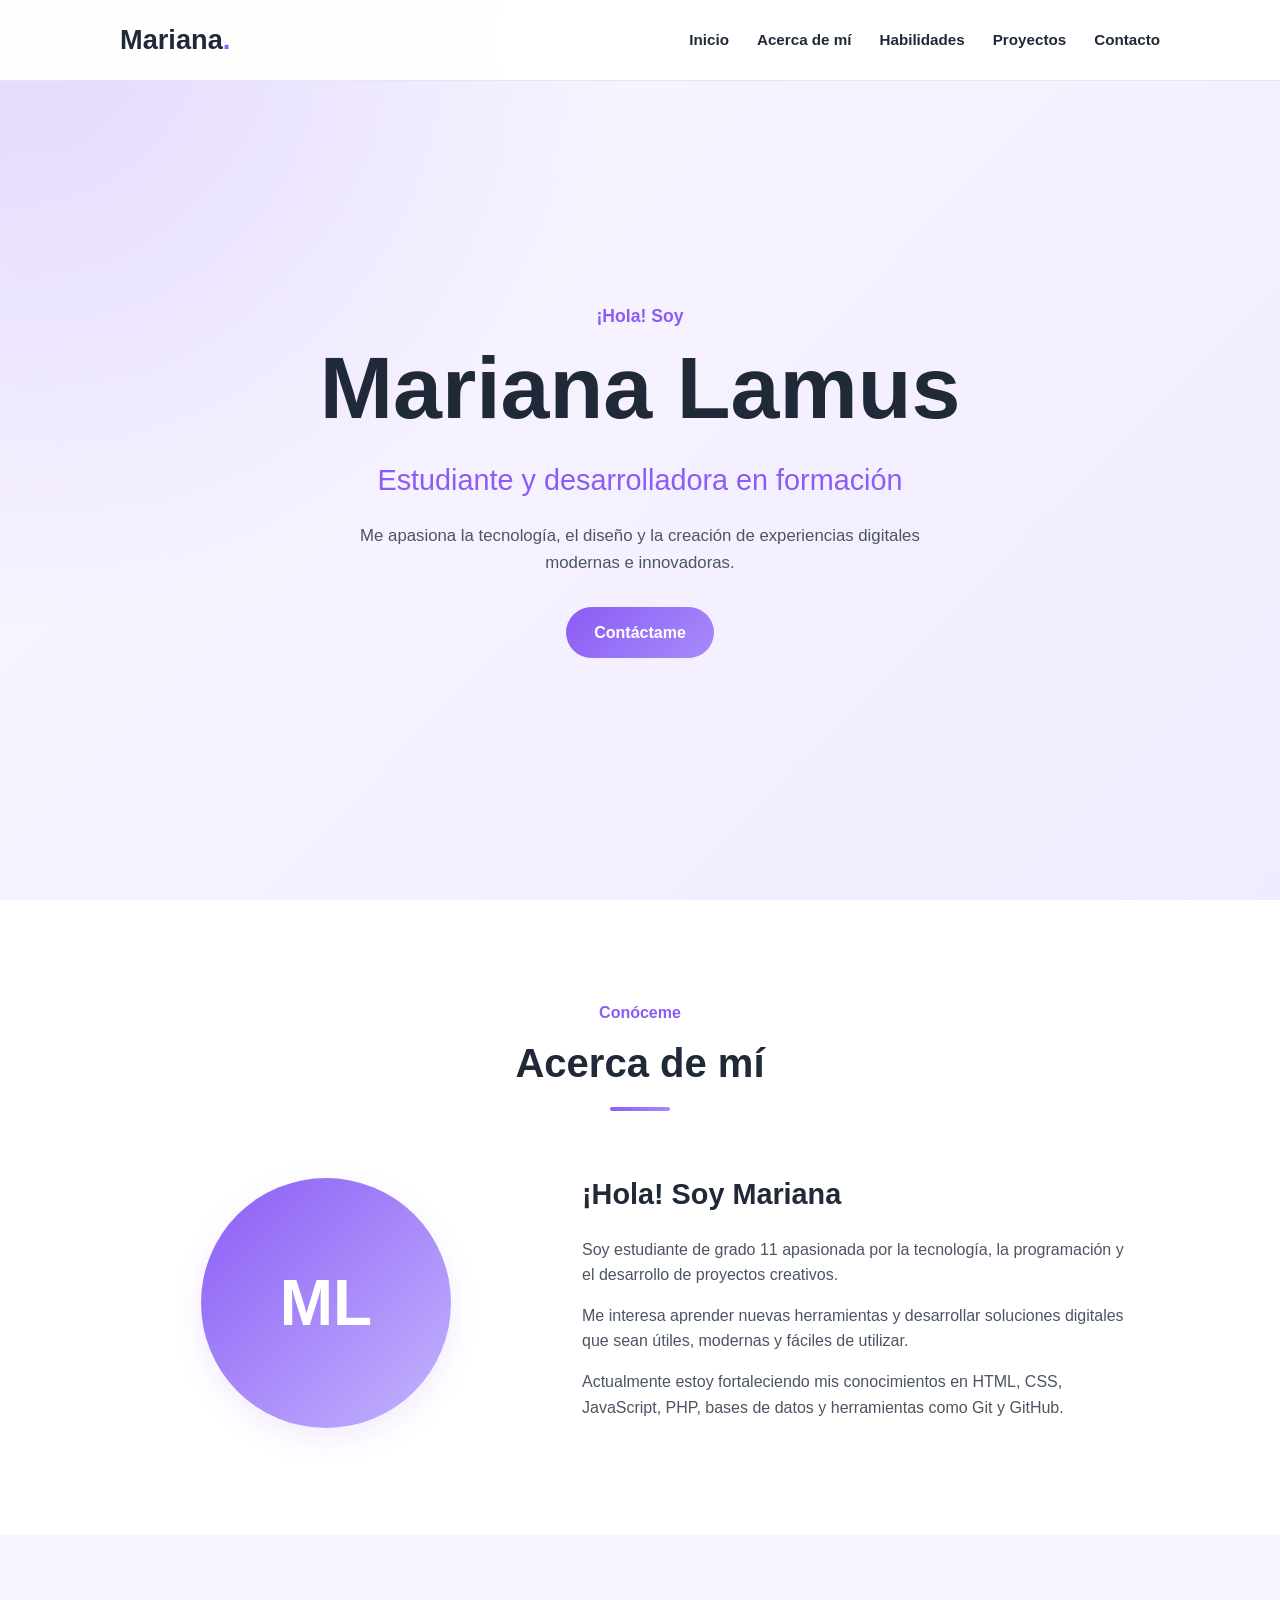
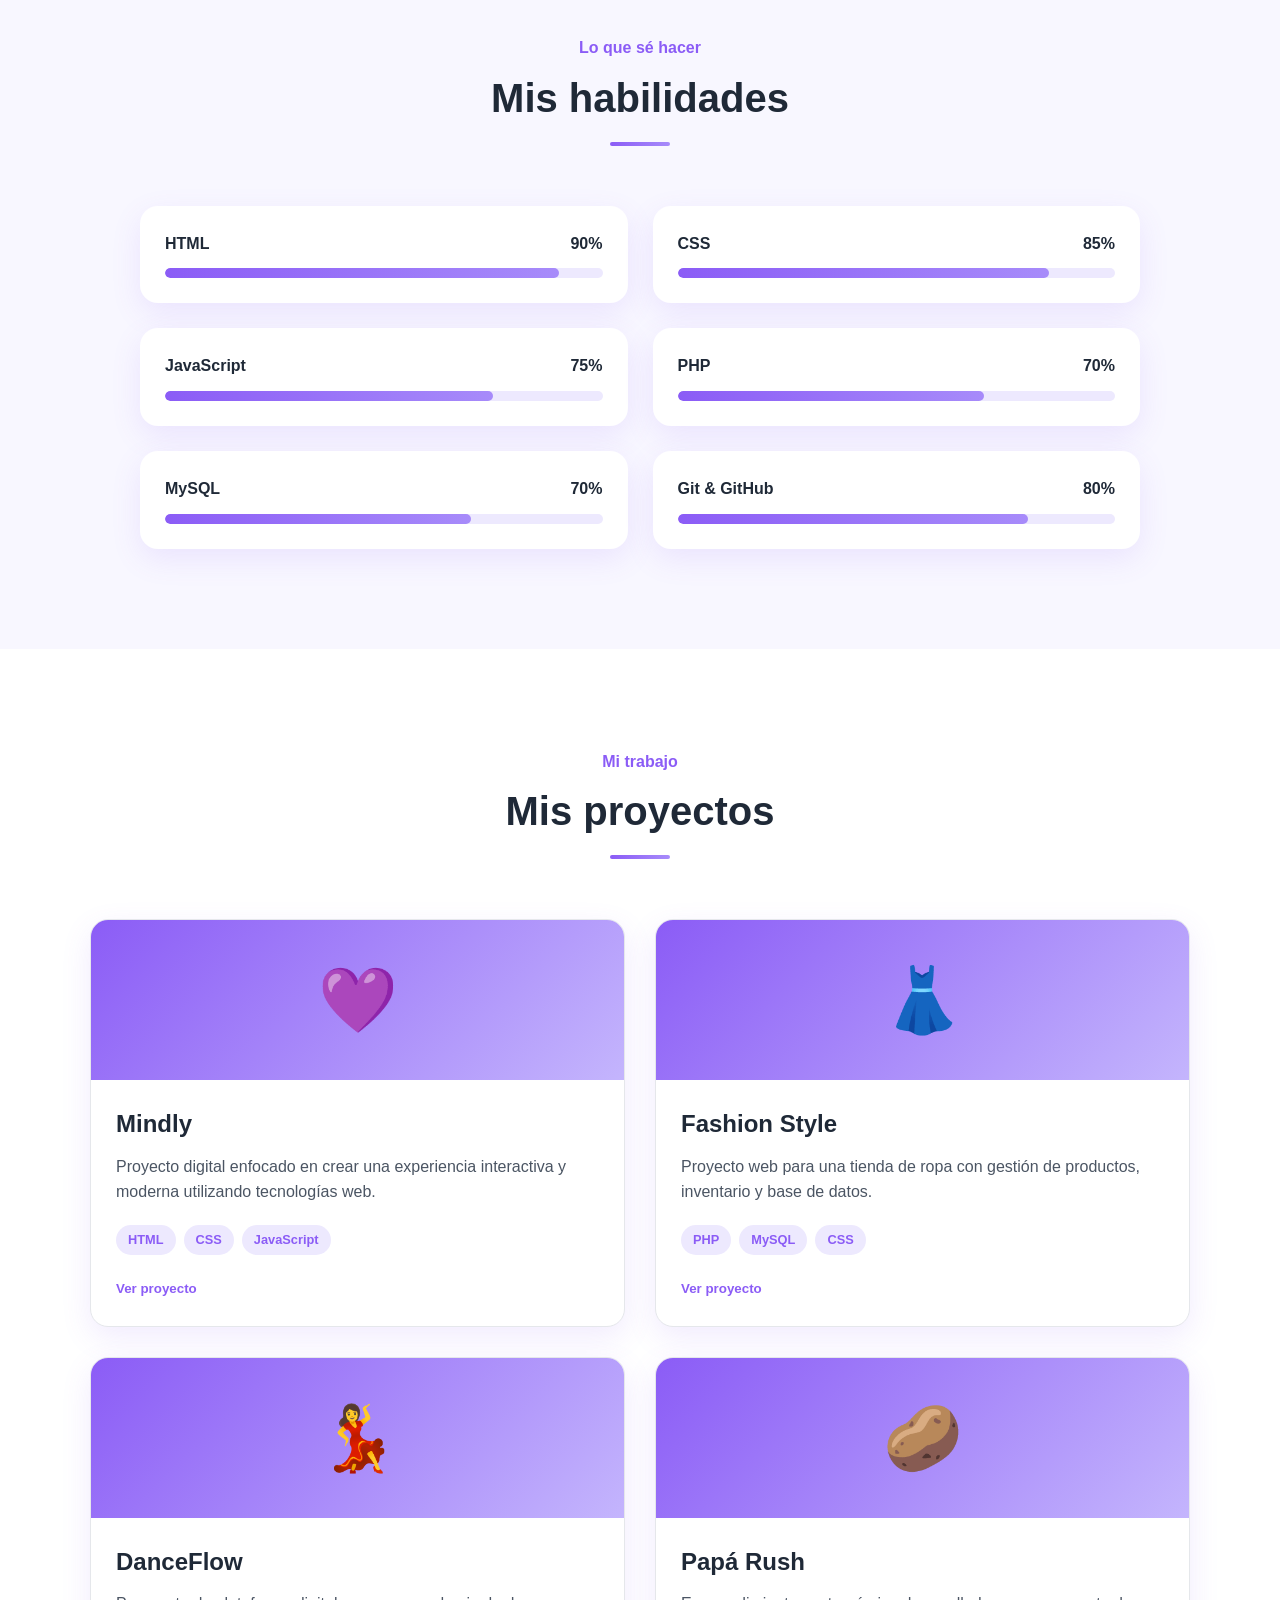
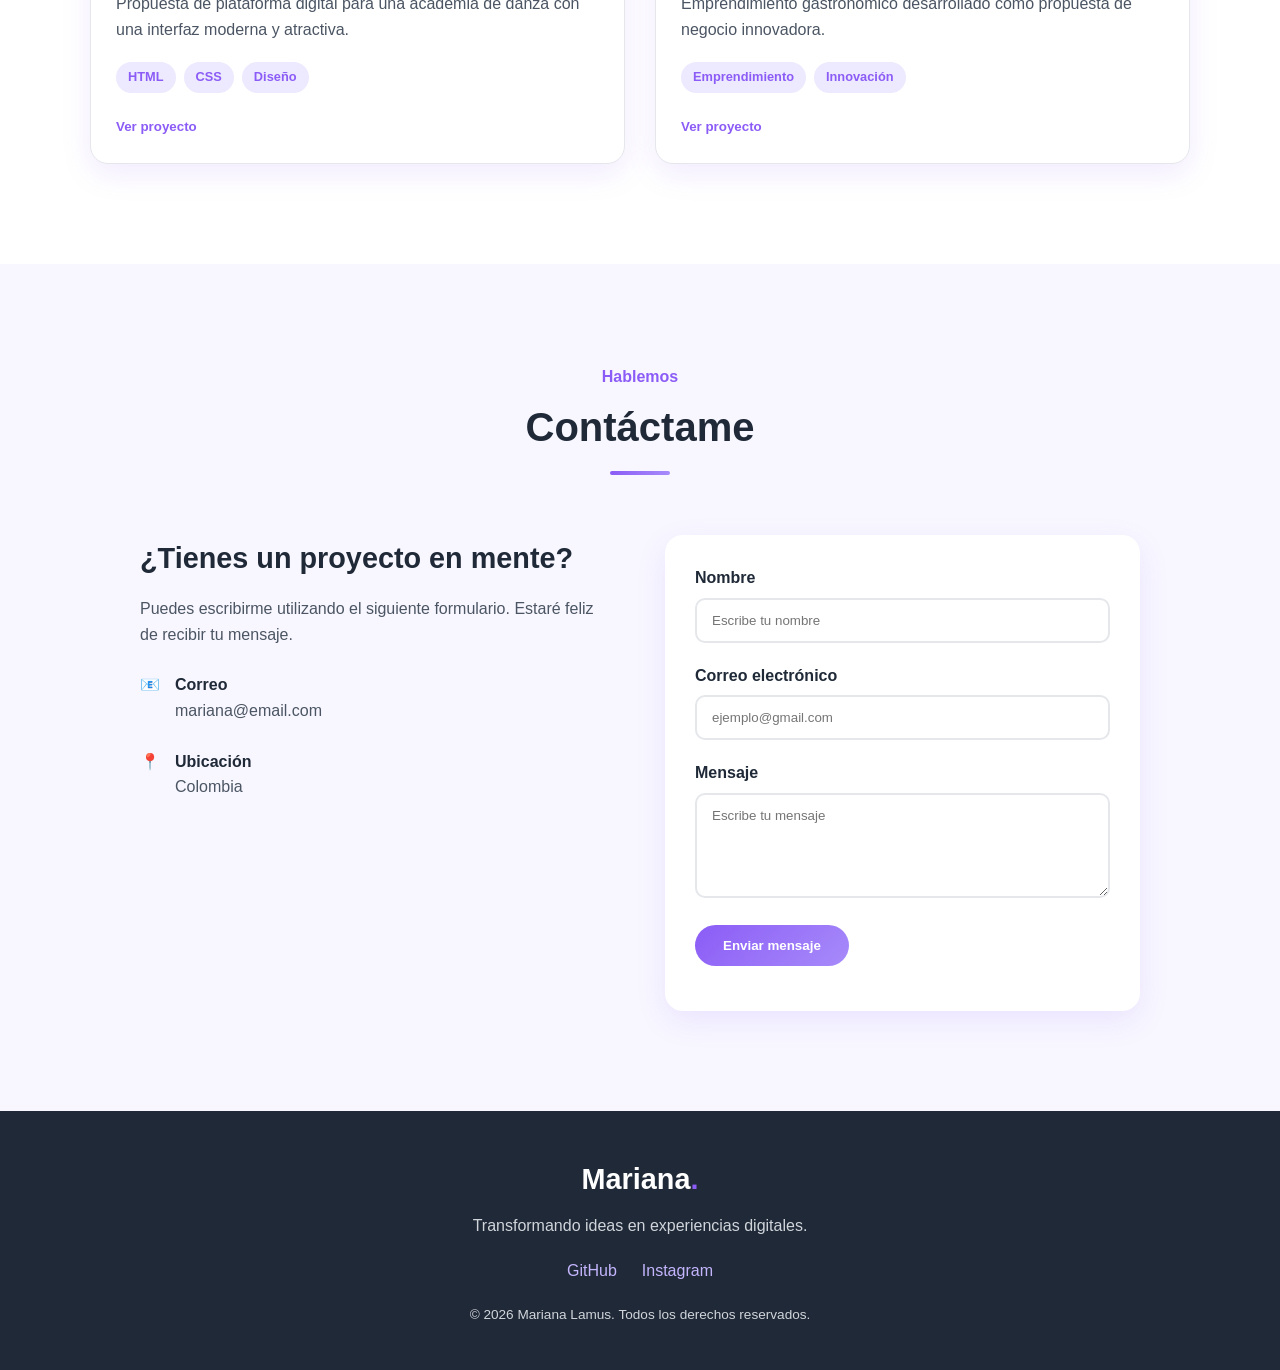
<file: index.html>
<!DOCTYPE html>
<html lang="es">
<head>
    <meta charset="UTF-8">
    <meta name="viewport" content="width=device-width, initial-scale=1.0">

    <title>Mariana Lamus | Portafolio</title>

    <link rel="stylesheet" href="style.css">
</head>

<body>

    <!-- HEADER -->
    <header class="header">
        <nav class="navbar">

            <a href="#inicio" class="logo">
                Mariana<span>.</span>
            </a>

            <button class="menu-toggle" id="menu-toggle" aria-label="Abrir menú">
                ☰
            </button>

            <ul class="nav-menu" id="nav-menu">
                <li><a href="#inicio">Inicio</a></li>
                <li><a href="#sobre-mi">Acerca de mí</a></li>
                <li><a href="#habilidades">Habilidades</a></li>
                <li><a href="#proyectos">Proyectos</a></li>
                <li><a href="#contacto">Contacto</a></li>
            </ul>

        </nav>
    </header>


    <!-- CONTENIDO PRINCIPAL -->
    <main>

        <!-- INICIO -->
        <section id="inicio" class="hero">

            <div class="hero-content">

                <p class="hero-subtitle">¡Hola! Soy</p>

                <h1>Mariana Lamus</h1>

                <h2>Estudiante y desarrolladora en formación</h2>

                <p>
                    Me apasiona la tecnología, el diseño y la creación
                    de experiencias digitales modernas e innovadoras.
                </p>

                <a href="#contacto" class="btn">
                    Contáctame
                </a>

            </div>

        </section>


        <!-- ACERCA DE MÍ -->
        <section id="sobre-mi" class="section about">

            <div class="section-title">
                <p>Conóceme</p>
                <h2>Acerca de mí</h2>
            </div>

            <div class="about-content">

                <div class="about-image">
                    <div class="profile-placeholder">
                        ML
                    </div>
                </div>

                <div class="about-text">

                    <h3>¡Hola! Soy Mariana</h3>

                    <p>
                        Soy estudiante de grado 11 apasionada por la tecnología,
                        la programación y el desarrollo de proyectos creativos.
                    </p>

                    <p>
                        Me interesa aprender nuevas herramientas y desarrollar
                        soluciones digitales que sean útiles, modernas y fáciles
                        de utilizar.
                    </p>

                    <p>
                        Actualmente estoy fortaleciendo mis conocimientos en
                        HTML, CSS, JavaScript, PHP, bases de datos y herramientas
                        como Git y GitHub.
                    </p>

                </div>

            </div>

        </section>


        <!-- HABILIDADES -->
        <section id="habilidades" class="section skills">

            <div class="section-title">
                <p>Lo que sé hacer</p>
                <h2>Mis habilidades</h2>
            </div>

            <div class="skills-container">

                <div class="skill-card">

                    <div class="skill-info">
                        <span>HTML</span>
                        <span>90%</span>
                    </div>

                    <div class="progress-bar">
                        <div class="progress html"></div>
                    </div>

                </div>


                <div class="skill-card">

                    <div class="skill-info">
                        <span>CSS</span>
                        <span>85%</span>
                    </div>

                    <div class="progress-bar">
                        <div class="progress css"></div>
                    </div>

                </div>


                <div class="skill-card">

                    <div class="skill-info">
                        <span>JavaScript</span>
                        <span>75%</span>
                    </div>

                    <div class="progress-bar">
                        <div class="progress javascript"></div>
                    </div>

                </div>


                <div class="skill-card">

                    <div class="skill-info">
                        <span>PHP</span>
                        <span>70%</span>
                    </div>

                    <div class="progress-bar">
                        <div class="progress php"></div>
                    </div>

                </div>


                <div class="skill-card">

                    <div class="skill-info">
                        <span>MySQL</span>
                        <span>70%</span>
                    </div>

                    <div class="progress-bar">
                        <div class="progress mysql"></div>
                    </div>

                </div>


                <div class="skill-card">

                    <div class="skill-info">
                        <span>Git & GitHub</span>
                        <span>80%</span>
                    </div>

                    <div class="progress-bar">
                        <div class="progress git"></div>
                    </div>

                </div>

            </div>

        </section>


        <!-- PROYECTOS -->
        <section id="proyectos" class="section projects">

            <div class="section-title">
                <p>Mi trabajo</p>
                <h2>Mis proyectos</h2>
            </div>

            <div class="projects-container">


                <!-- PROYECTO 1 -->
                <article class="project-card">

                    <div class="project-icon">
                        💜
                    </div>

                    <div class="project-content">

                        <h3>Mindly</h3>

                        <p>
                            Proyecto digital enfocado en crear una experiencia
                            interactiva y moderna utilizando tecnologías web.
                        </p>

                        <div class="project-tags">
                            <span>HTML</span>
                            <span>CSS</span>
                            <span>JavaScript</span>
                        </div>

                        <button class="project-btn">
                            Ver proyecto
                        </button>

                    </div>

                </article>


                <!-- PROYECTO 2 -->
                <article class="project-card">

                    <div class="project-icon">
                        👗
                    </div>

                    <div class="project-content">

                        <h3>Fashion Style</h3>

                        <p>
                            Proyecto web para una tienda de ropa con gestión
                            de productos, inventario y base de datos.
                        </p>

                        <div class="project-tags">
                            <span>PHP</span>
                            <span>MySQL</span>
                            <span>CSS</span>
                        </div>

                        <button class="project-btn">
                            Ver proyecto
                        </button>

                    </div>

                </article>


                <!-- PROYECTO 3 -->
                <article class="project-card">

                    <div class="project-icon">
                        💃
                    </div>

                    <div class="project-content">

                        <h3>DanceFlow</h3>

                        <p>
                            Propuesta de plataforma digital para una academia
                            de danza con una interfaz moderna y atractiva.
                        </p>

                        <div class="project-tags">
                            <span>HTML</span>
                            <span>CSS</span>
                            <span>Diseño</span>
                        </div>

                        <button class="project-btn">
                            Ver proyecto
                        </button>

                    </div>

                </article>


                <!-- PROYECTO 4 -->
                <article class="project-card">

                    <div class="project-icon">
                        🥔
                    </div>

                    <div class="project-content">

                        <h3>Papá Rush</h3>

                        <p>
                            Emprendimiento gastronómico desarrollado como
                            propuesta de negocio innovadora.
                        </p>

                        <div class="project-tags">
                            <span>Emprendimiento</span>
                            <span>Innovación</span>
                        </div>

                        <button class="project-btn">
                            Ver proyecto
                        </button>

                    </div>

                </article>

            </div>

        </section>


        <!-- CONTACTO -->
        <section id="contacto" class="section contact">

            <div class="section-title">
                <p>Hablemos</p>
                <h2>Contáctame</h2>
            </div>


            <div class="contact-container">

                <div class="contact-info">

                    <h3>¿Tienes un proyecto en mente?</h3>

                    <p>
                        Puedes escribirme utilizando el siguiente formulario.
                        Estaré feliz de recibir tu mensaje.
                    </p>

                    <div class="contact-item">
                        📧
                        <div>
                            <strong>Correo</strong>
                            <p>mariana@email.com</p>
                        </div>
                    </div>


                    <div class="contact-item">
                        📍
                        <div>
                            <strong>Ubicación</strong>
                            <p>Colombia</p>
                        </div>
                    </div>

                </div>


                <!-- FORMULARIO -->
                <form id="contact-form" class="contact-form">

                    <div class="form-group">

                        <label for="nombre">
                            Nombre
                        </label>

                        <input
                            type="text"
                            id="nombre"
                            name="nombre"
                            placeholder="Escribe tu nombre"
                        >

                        <small class="error-message" id="nombre-error"></small>

                    </div>


                    <div class="form-group">

                        <label for="email">
                            Correo electrónico
                        </label>

                        <input
                            type="email"
                            id="email"
                            name="email"
                            placeholder="ejemplo@gmail.com"
                        >

                        <small class="error-message" id="email-error"></small>

                    </div>


                    <div class="form-group">

                        <label for="mensaje">
                            Mensaje
                        </label>

                        <textarea
                            id="mensaje"
                            name="mensaje"
                            rows="5"
                            placeholder="Escribe tu mensaje"
                        ></textarea>

                        <small class="error-message" id="mensaje-error"></small>

                    </div>


                    <button type="submit" class="btn">
                        Enviar mensaje
                    </button>

                    <p id="form-success" class="success-message"></p>

                </form>

            </div>

        </section>

    </main>


    <!-- FOOTER -->
    <footer class="footer">

        <div class="footer-content">

            <h3>Mariana<span>.</span></h3>

            <p>
                Transformando ideas en experiencias digitales.
            </p>

            <div class="social-links">

                <a href="#" aria-label="GitHub">
                    GitHub
                </a>

                <a href="#" aria-label="Instagram">
                    Instagram
                </a>

            </div>

            <p class="copyright">
                © 2026 Mariana Lamus. Todos los derechos reservados.
            </p>

        </div>

    </footer>


    <!-- JAVASCRIPT -->
    <script src="script.js"></script>

</body>
</html>
</file>
<file: style.css>
/* =========================================
   VARIABLES DE DISEÑO
========================================= */

:root {
    --primary-color: #8b5cf6;
    --secondary-color: #a78bfa;
    --dark-color: #1f2937;
    --text-color: #4b5563;
    --light-color: #f8f7ff;
    --white-color: #ffffff;
    --border-color: #e5e7eb;
    --success-color: #22c55e;

    --shadow: 0 10px 30px rgba(139, 92, 246, 0.12);
    --radius: 18px;
    --transition: all 0.3s ease;
}


/* =========================================
   RESET GENERAL
========================================= */

* {
    margin: 0;
    padding: 0;
    box-sizing: border-box;
}

html {
    scroll-behavior: smooth;
}

body {
    font-family: Arial, Helvetica, sans-serif;
    color: var(--text-color);
    background-color: var(--white-color);
    line-height: 1.6;
}

a {
    text-decoration: none;
    color: inherit;
}

button,
input,
textarea {
    font-family: inherit;
}

ul {
    list-style: none;
}


/* =========================================
   HEADER Y NAVEGACIÓN
========================================= */

.header {
    position: fixed;
    top: 0;
    left: 0;
    width: 100%;
    z-index: 1000;
    background-color: rgba(255, 255, 255, 0.95);
    backdrop-filter: blur(10px);
    border-bottom: 1px solid var(--border-color);
}

.navbar {
    max-width: 1100px;
    margin: auto;
    padding: 18px 30px;

    display: flex;
    align-items: center;
    justify-content: space-between;
}

.logo {
    font-size: 1.7rem;
    font-weight: bold;
    color: var(--dark-color);
}

.logo span,
.footer h3 span {
    color: var(--primary-color);
}

.nav-menu {
    display: flex;
    gap: 28px;
    align-items: center;
}

.nav-menu a {
    font-size: 0.95rem;
    font-weight: 600;
    color: var(--dark-color);
    transition: var(--transition);
}

.nav-menu a:hover {
    color: var(--primary-color);
}

.menu-toggle {
    display: none;
    border: none;
    background: none;
    font-size: 1.8rem;
    cursor: pointer;
    color: var(--dark-color);
}


/* =========================================
   HERO / INICIO
========================================= */

.hero {
    min-height: 100vh;
    padding: 140px 30px 80px;

    display: flex;
    align-items: center;
    justify-content: center;

    text-align: center;

    background:
        radial-gradient(
            circle at top left,
            rgba(167, 139, 250, 0.3),
            transparent 40%
        ),
        linear-gradient(
            135deg,
            #faf7ff,
            #f0ebff
        );
}

.hero-content {
    max-width: 750px;
    animation: fadeUp 1s ease;
}

.hero-subtitle {
    color: var(--primary-color);
    font-weight: bold;
    font-size: 1.1rem;
    margin-bottom: 10px;
}

.hero h1 {
    font-size: clamp(3rem, 8vw, 5.5rem);
    color: var(--dark-color);
    line-height: 1.1;
    margin-bottom: 20px;
}

.hero h2 {
    font-size: clamp(1.2rem, 3vw, 1.8rem);
    font-weight: 500;
    color: var(--primary-color);
    margin-bottom: 20px;
}

.hero p:not(.hero-subtitle) {
    max-width: 600px;
    margin: 0 auto 30px;
    font-size: 1.05rem;
}


/* =========================================
   BOTONES
========================================= */

.btn {
    display: inline-block;
    padding: 13px 28px;

    border: none;
    border-radius: 50px;

    background: linear-gradient(
        135deg,
        var(--primary-color),
        var(--secondary-color)
    );

    color: white;
    font-weight: bold;
    cursor: pointer;

    transition: var(--transition);
}

.btn:hover {
    transform: translateY(-3px);
    box-shadow: 0 10px 25px rgba(139, 92, 246, 0.3);
}


/* =========================================
   SECCIONES GENERALES
========================================= */

.section {
    padding: 100px 30px;
}

.section-title {
    text-align: center;
    margin-bottom: 60px;
}

.section-title p {
    color: var(--primary-color);
    font-weight: bold;
    margin-bottom: 5px;
}

.section-title h2 {
    font-size: 2.5rem;
    color: var(--dark-color);
    position: relative;
    display: inline-block;
}

.section-title h2::after {
    content: "";
    display: block;
    width: 60px;
    height: 4px;
    margin: 12px auto 0;

    background: linear-gradient(
        90deg,
        var(--primary-color),
        var(--secondary-color)
    );

    border-radius: 10px;
}


/* =========================================
   ACERCA DE MÍ
========================================= */

.about {
    background-color: var(--white-color);
}

.about-content {
    max-width: 1000px;
    margin: auto;

    display: grid;
    grid-template-columns: 0.8fr 1.2fr;
    gap: 70px;
    align-items: center;
}

.about-image {
    display: flex;
    justify-content: center;
}

.profile-placeholder {
    width: 250px;
    height: 250px;

    border-radius: 50%;

    display: flex;
    align-items: center;
    justify-content: center;

    font-size: 4rem;
    font-weight: bold;
    color: white;

    background:
        linear-gradient(
            135deg,
            var(--primary-color),
            #c4b5fd
        );

    box-shadow: var(--shadow);
}

.about-text h3 {
    color: var(--dark-color);
    font-size: 1.8rem;
    margin-bottom: 20px;
}

.about-text p {
    margin-bottom: 15px;
}


/* =========================================
   HABILIDADES
========================================= */

.skills {
    background-color: var(--light-color);
}

.skills-container {
    max-width: 1000px;
    margin: auto;

    display: grid;
    grid-template-columns: repeat(2, 1fr);
    gap: 25px;
}

.skill-card {
    padding: 25px;

    background-color: var(--white-color);
    border-radius: var(--radius);

    box-shadow: var(--shadow);

    transition: var(--transition);
}

.skill-card:hover {
    transform: translateY(-5px);
}

.skill-info {
    display: flex;
    justify-content: space-between;

    margin-bottom: 12px;

    font-weight: bold;
    color: var(--dark-color);
}

.progress-bar {
    width: 100%;
    height: 10px;

    background-color: #ede9fe;
    border-radius: 20px;
    overflow: hidden;
}

.progress {
    width: 0;
    height: 100%;

    border-radius: 20px;

    background: linear-gradient(
        90deg,
        var(--primary-color),
        var(--secondary-color)
    );

    transition: width 1.5s ease;
}


/* =========================================
   PROYECTOS
========================================= */

.projects {
    background-color: var(--white-color);
}

.projects-container {
    max-width: 1100px;
    margin: auto;

    display: grid;
    grid-template-columns: repeat(2, 1fr);
    gap: 30px;
}

.project-card {
    background-color: var(--white-color);

    border: 1px solid var(--border-color);
    border-radius: var(--radius);

    overflow: hidden;

    box-shadow: var(--shadow);

    transition: var(--transition);
}

.project-card:hover {
    transform: translateY(-10px);
    box-shadow: 0 20px 40px rgba(139, 92, 246, 0.18);
}

.project-icon {
    height: 160px;

    display: flex;
    align-items: center;
    justify-content: center;

    font-size: 4rem;

    background:
        linear-gradient(
            135deg,
            var(--primary-color),
            #c4b5fd
        );
}

.project-content {
    padding: 25px;
}

.project-content h3 {
    color: var(--dark-color);
    font-size: 1.5rem;
    margin-bottom: 10px;
}

.project-content p {
    margin-bottom: 20px;
}

.project-tags {
    display: flex;
    flex-wrap: wrap;
    gap: 8px;
    margin-bottom: 20px;
}

.project-tags span {
    padding: 5px 12px;

    background-color: #ede9fe;
    color: var(--primary-color);

    border-radius: 20px;

    font-size: 0.8rem;
    font-weight: bold;
}

.project-btn {
    border: none;
    background: none;

    color: var(--primary-color);

    font-weight: bold;

    cursor: pointer;

    transition: var(--transition);
}

.project-btn:hover {
    color: var(--dark-color);
}


/* =========================================
   CONTACTO
========================================= */

.contact {
    background-color: var(--light-color);
}

.contact-container {
    max-width: 1000px;
    margin: auto;

    display: grid;
    grid-template-columns: 1fr 1fr;
    gap: 50px;
}

.contact-info h3 {
    color: var(--dark-color);
    font-size: 1.8rem;
    margin-bottom: 15px;
}

.contact-item {
    display: flex;
    gap: 15px;
    align-items: flex-start;

    margin-top: 25px;
}

.contact-item:first-letter {
    font-size: 1.5rem;
}

.contact-item strong {
    color: var(--dark-color);
}

.contact-item p {
    margin: 0;
}


/* =========================================
   FORMULARIO
========================================= */

.contact-form {
    padding: 30px;

    background-color: var(--white-color);

    border-radius: var(--radius);

    box-shadow: var(--shadow);
}

.form-group {
    margin-bottom: 20px;
}

.form-group label {
    display: block;

    margin-bottom: 7px;

    color: var(--dark-color);
    font-weight: bold;
}

.form-group input,
.form-group textarea {
    width: 100%;

    padding: 13px 15px;

    border: 2px solid var(--border-color);
    border-radius: 10px;

    outline: none;

    transition: var(--transition);
}

.form-group input:focus,
.form-group textarea:focus {
    border-color: var(--primary-color);
    box-shadow: 0 0 0 3px rgba(139, 92, 246, 0.1);
}

.form-group textarea {
    resize: vertical;
}

.error-message {
    display: block;

    margin-top: 5px;

    color: #ef4444;

    font-size: 0.8rem;
}

.success-message {
    margin-top: 15px;

    color: var(--success-color);

    font-weight: bold;
}


/* =========================================
   FOOTER
========================================= */

.footer {
    padding: 45px 30px;

    background-color: var(--dark-color);

    color: white;

    text-align: center;
}

.footer h3 {
    font-size: 1.8rem;
    margin-bottom: 10px;
}

.footer p {
    color: #d1d5db;
}

.social-links {
    display: flex;
    justify-content: center;
    gap: 25px;

    margin: 20px 0;
}

.social-links a {
    color: #c4b5fd;
    transition: var(--transition);
}

.social-links a:hover {
    color: white;
}

.copyright {
    font-size: 0.85rem;
    margin-top: 20px;
}


/* =========================================
   ANIMACIONES
========================================= */

@keyframes fadeUp {

    from {
        opacity: 0;
        transform: translateY(30px);
    }

    to {
        opacity: 1;
        transform: translateY(0);
    }

}


/* =========================================
   RESPONSIVE - TABLETS
========================================= */

@media (max-width: 768px) {

    .navbar {
        padding: 15px 20px;
    }

    .menu-toggle {
        display: block;
    }

    .nav-menu {
        position: absolute;

        top: 100%;
        left: 0;

        width: 100%;

        padding: 20px;

        background-color: white;

        display: none;

        flex-direction: column;

        box-shadow: var(--shadow);
    }

    .nav-menu.active {
        display: flex;
    }

    .about-content {
        grid-template-columns: 1fr;
        text-align: center;
    }

    .about-image {
        order: -1;
    }

    .skills-container {
        grid-template-columns: 1fr;
    }

    .projects-container {
        grid-template-columns: 1fr;
    }

    .contact-container {
        grid-template-columns: 1fr;
    }

}


/* =========================================
   RESPONSIVE - CELULARES
========================================= */

@media (max-width: 480px) {

    .section {
        padding: 75px 20px;
    }

    .hero {
        padding-left: 20px;
        padding-right: 20px;
    }

    .hero h1 {
        font-size: 3rem;
    }

    .section-title h2 {
        font-size: 2rem;
    }

    .profile-placeholder {
        width: 200px;
        height: 200px;
        font-size: 3rem;
    }

    .contact-form {
        padding: 20px;
    }

}
</file>
